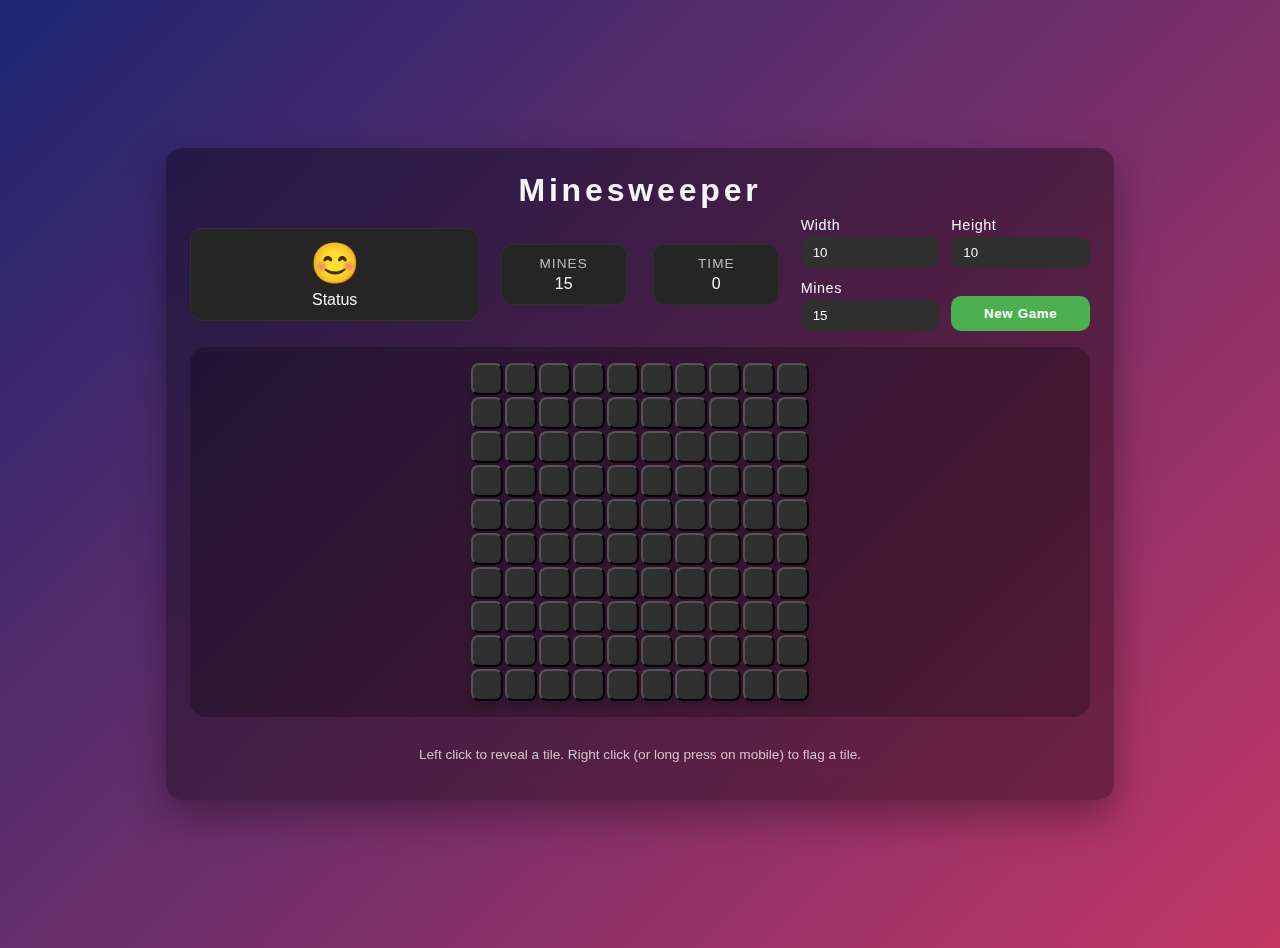
<file: Minesweeper/index.html>
<!DOCTYPE html>
<html lang="en">
<head>
    <meta charset="UTF-8" />
    <meta name="viewport" content="width=device-width, initial-scale=1.0" />
    <title>Minesweeper</title>
    <link rel="stylesheet" href="styles.css" />
</head>
<body>
    <div class="game-wrapper">
        <header>
            <h1>Minesweeper</h1>
            <div class="controls">
                <div class="status">
                    <span class="emoji" id="statusEmoji">😊</span>
                    <span class="label">Status</span>
                </div>
                <div class="info">
                    <div class="info-item">
                        <span class="label">Mines</span>
                        <span id="mineCounter">0</span>
                    </div>
                    <div class="info-item">
                        <span class="label">Time</span>
                        <span id="timer">0</span>
                    </div>
                </div>
                <div class="settings">
                    <label>
                        Width
                        <input type="number" id="widthInput" min="5" max="30" value="10" />
                    </label>
                    <label>
                        Height
                        <input type="number" id="heightInput" min="5" max="30" value="10" />
                    </label>
                    <label>
                        Mines
                        <input type="number" id="minesInput" min="5" max="200" value="15" />
                    </label>
                    <button id="newGameButton">New Game</button>
                </div>
            </div>
        </header>
        <main>
            <div id="board" class="board"></div>
        </main>
        <footer>
            <p>
                Left click to reveal a tile. Right click (or long press on mobile) to flag a tile.
            </p>
        </footer>
    </div>
    <script src="script.js"></script>
</body>
</html>
</file>
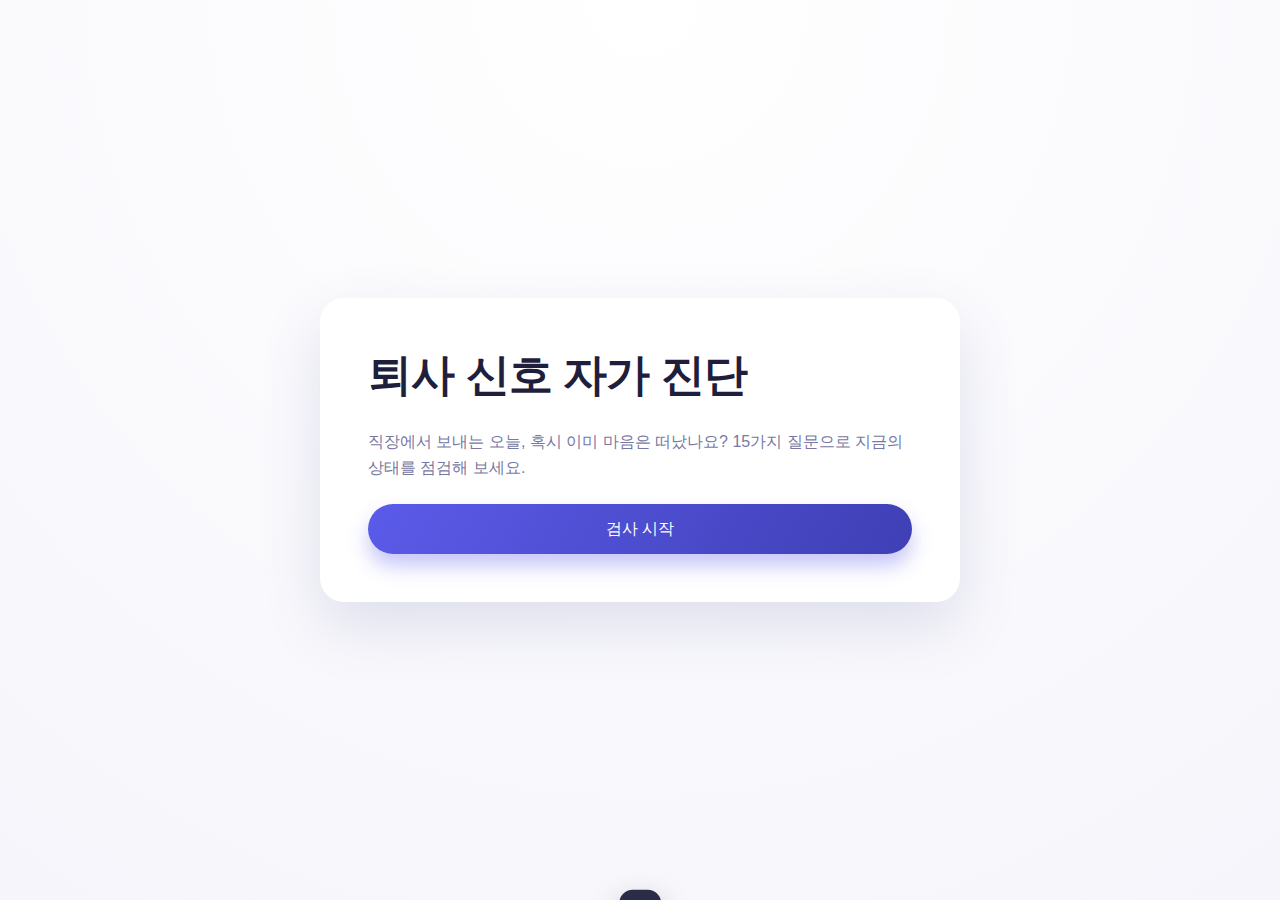
<file: resignation-signal-check/index.html>
<!DOCTYPE html>
<html lang="ko">
<head>
  <meta charset="UTF-8" />
  <meta name="viewport" content="width=device-width, initial-scale=1.0" />
  <title>퇴사 신호 자가 진단</title>
  <link rel="stylesheet" href="styles.css" />
</head>
<body>
  <main class="app">
    <section id="landing-view" class="view view--active">
      <div class="landing-card">
        <h1>퇴사 신호 자가 진단</h1>
        <p>직장에서 보내는 오늘, 혹시 이미 마음은 떠났나요? 15가지 질문으로 지금의 상태를 점검해 보세요.</p>
        <button id="start-btn" class="primary-btn">검사 시작</button>
      </div>
    </section>

    <section id="quiz-view" class="view">
      <div class="quiz-card">
        <div class="quiz-progress">
          <span id="progress-count">1</span>
          <span class="quiz-total">/ 15</span>
          <div class="progress-bar">
            <div id="progress-fill"></div>
          </div>
        </div>
        <div class="question-wrapper">
          <h2 id="question-text"></h2>
        </div>
        <div class="answer-buttons">
          <button class="answer-btn" data-choice="0"></button>
          <button class="answer-btn" data-choice="1"></button>
        </div>
        <button id="restart-btn" class="ghost-btn">처음으로</button>
      </div>
    </section>

    <section id="result-view" class="view">
      <div class="result-card">
        <div class="result-media">
          <img id="result-image" alt="결과 이미지" />
        </div>
        <div class="result-content">
          <h2 id="result-title"></h2>
          <p id="result-message"></p>
          <button id="share-btn" class="primary-btn">결과 공유</button>
          <button id="retry-btn" class="ghost-btn">다시 검사하기</button>
        </div>
      </div>
    </section>
  </main>

  <div id="toast" role="status" aria-live="polite"></div>

  <div id="modal" class="modal" aria-hidden="true">
    <div class="modal-content">
      <p id="modal-message"></p>
      <button id="modal-close" class="primary-btn">확인</button>
    </div>
  </div>

  <script src="script.js"></script>
</body>
</html>
</file>
<file: Minesweeper/styles.css>
:root {
    --background: #1a1a1a;
    --surface: #252525;
    --surface-light: #303030;
    --text: #f5f5f5;
    --accent: #4caf50;
    --accent-light: #66bb6a;
    --danger: #ef5350;
    --warning: #ffc107;
    --grid-size: 32px;
    font-family: 'Segoe UI', Tahoma, Geneva, Verdana, sans-serif;
}

body {
    margin: 0;
    min-height: 100vh;
    background: linear-gradient(135deg, #1d2671, #c33764);
    color: var(--text);
    display: flex;
    align-items: center;
    justify-content: center;
    padding: 24px;
}

.game-wrapper {
    width: min(90vw, 900px);
    background: rgba(0, 0, 0, 0.35);
    backdrop-filter: blur(12px);
    border-radius: 16px;
    box-shadow: 0 16px 40px rgba(0, 0, 0, 0.35);
    overflow: hidden;
    display: flex;
    flex-direction: column;
    gap: 16px;
    padding: 24px;
}

header h1 {
    margin: 0 0 8px;
    text-align: center;
    letter-spacing: 0.12em;
    font-weight: 600;
}

.controls {
    display: grid;
    grid-template-columns: repeat(auto-fit, minmax(140px, 1fr));
    gap: 16px;
    align-items: center;
}

.status {
    display: flex;
    flex-direction: column;
    align-items: center;
    gap: 4px;
    padding: 12px;
    background: var(--surface);
    border-radius: 12px;
    box-shadow: inset 0 0 0 1px rgba(255, 255, 255, 0.05);
}

.status .emoji {
    font-size: 2.5rem;
}

.info {
    display: flex;
    justify-content: space-around;
    gap: 16px;
}

.info-item {
    background: var(--surface);
    padding: 12px 18px;
    border-radius: 12px;
    text-align: center;
    min-width: 90px;
    box-shadow: inset 0 0 0 1px rgba(255, 255, 255, 0.05);
}

.info-item .label {
    display: block;
    font-size: 0.85rem;
    opacity: 0.7;
    margin-bottom: 4px;
    letter-spacing: 0.08em;
    text-transform: uppercase;
}

.settings {
    display: grid;
    grid-template-columns: repeat(auto-fit, minmax(110px, 1fr));
    gap: 12px;
    align-items: end;
}

.settings label {
    display: flex;
    flex-direction: column;
    gap: 4px;
    font-size: 0.9rem;
    letter-spacing: 0.04em;
}

.settings input {
    border: none;
    border-radius: 10px;
    padding: 8px 12px;
    background: var(--surface-light);
    color: var(--text);
}

.settings button {
    border: none;
    border-radius: 10px;
    padding: 10px 16px;
    background: var(--accent);
    color: #fff;
    cursor: pointer;
    font-weight: 600;
    letter-spacing: 0.05em;
    transition: background 0.2s ease-in-out, transform 0.1s;
}

.settings button:hover,
.settings button:focus {
    background: var(--accent-light);
}

.settings button:active {
    transform: translateY(1px);
}

.board {
    display: grid;
    gap: 2px;
    justify-content: center;
    padding: 16px;
    background: rgba(0, 0, 0, 0.25);
    border-radius: 16px;
}

.tile {
    width: var(--grid-size);
    height: var(--grid-size);
    display: inline-flex;
    align-items: center;
    justify-content: center;
    background: var(--surface);
    border-radius: 8px;
    font-weight: 600;
    font-size: 1rem;
    color: var(--text);
    cursor: pointer;
    user-select: none;
    transition: transform 0.1s ease-in-out, background 0.2s;
    box-shadow: 0 4px 12px rgba(0, 0, 0, 0.25);
}

.tile.hidden {
    background: var(--surface-light);
}

.tile.hidden:hover {
    transform: translateY(-2px);
    background: rgba(255, 255, 255, 0.08);
}

.tile.revealed {
    background: rgba(0, 0, 0, 0.3);
    box-shadow: inset 0 0 0 1px rgba(255, 255, 255, 0.05);
}

.tile.flagged::after {
    content: '\1F6A9';
    font-size: 1.2rem;
}

.tile.mine {
    background: var(--danger);
}

.tile.mine::after {
    content: '\1F4A3';
    font-size: 1.2rem;
}

.tile.revealed[data-number="1"] { color: #4fc3f7; }
.tile.revealed[data-number="2"] { color: #81c784; }
.tile.revealed[data-number="3"] { color: #ffb74d; }
.tile.revealed[data-number="4"] { color: #e57373; }
.tile.revealed[data-number="5"] { color: #ba68c8; }
.tile.revealed[data-number="6"] { color: #64b5f6; }
.tile.revealed[data-number="7"] { color: #ffd54f; }
.tile.revealed[data-number="8"] { color: #f06292; }

footer {
    text-align: center;
    font-size: 0.85rem;
    opacity: 0.75;
}

@media (max-width: 600px) {
    :root {
        --grid-size: 28px;
    }

    .settings {
        grid-template-columns: repeat(auto-fit, minmax(90px, 1fr));
    }
}
</file>
<file: resignation-signal-check/styles.css>
:root {
  --bg: #f6f5fb;
  --accent: #5b5bea;
  --accent-dark: #3f3fb5;
  --text: #1f1f3d;
  --muted: #7878a3;
  --white: #ffffff;
  --success: #21a17b;
  --danger: #ea5b7f;
  font-size: 16px;
  font-family: "Pretendard", "Noto Sans KR", -apple-system, BlinkMacSystemFont,
    "Segoe UI", sans-serif;
}

* {
  box-sizing: border-box;
}

body {
  margin: 0;
  background: radial-gradient(circle at top, #ffffff, var(--bg));
  color: var(--text);
  min-height: 100vh;
}

.app {
  display: flex;
  align-items: center;
  justify-content: center;
  min-height: 100vh;
  padding: 2.5rem 1.5rem;
}

.view {
  display: none;
  width: min(640px, 100%);
  transform: translateY(20px);
  opacity: 0;
  transition: opacity 0.4s ease, transform 0.4s ease;
}

.view--active {
  display: block;
  opacity: 1;
  transform: translateY(0);
}

.landing-card,
.quiz-card,
.result-card {
  background: var(--white);
  border-radius: 24px;
  padding: clamp(1.5rem, 4vw, 3rem);
  box-shadow: 0 24px 60px rgba(77, 89, 149, 0.16);
  display: grid;
  gap: 1.5rem;
}

.landing-card h1 {
  margin: 0;
  font-size: clamp(2rem, 6vw, 2.75rem);
  letter-spacing: -0.02em;
}

.landing-card p {
  margin: 0;
  color: var(--muted);
  line-height: 1.6;
}

.primary-btn,
.answer-btn,
.ghost-btn {
  font: inherit;
  border: none;
  border-radius: 999px;
  padding: 0.9rem 1.6rem;
  cursor: pointer;
  transition: transform 0.2s ease, box-shadow 0.3s ease, background 0.3s ease,
    color 0.3s ease;
}

.primary-btn {
  background: linear-gradient(120deg, var(--accent), var(--accent-dark));
  color: var(--white);
  box-shadow: 0 12px 20px rgba(91, 91, 234, 0.35);
}

.primary-btn:hover,
.primary-btn:focus {
  transform: translateY(-2px);
}

.primary-btn:active {
  transform: translateY(0);
  box-shadow: 0 8px 16px rgba(91, 91, 234, 0.25);
}

.ghost-btn {
  background: rgba(91, 91, 234, 0.08);
  color: var(--accent-dark);
}

.ghost-btn:hover,
.ghost-btn:focus {
  background: rgba(91, 91, 234, 0.16);
}

.quiz-card {
  gap: 2rem;
}

.quiz-progress {
  display: flex;
  align-items: center;
  gap: 0.5rem;
  font-weight: 600;
}

.progress-bar {
  position: relative;
  flex: 1;
  height: 6px;
  background: rgba(91, 91, 234, 0.18);
  border-radius: 999px;
  overflow: hidden;
}

#progress-fill {
  position: absolute;
  top: 0;
  left: 0;
  height: 100%;
  width: 0%;
  background: linear-gradient(120deg, var(--accent), var(--accent-dark));
  transition: width 0.3s ease;
}

.question-wrapper h2 {
  margin: 0;
  font-size: clamp(1.5rem, 4vw, 2rem);
  line-height: 1.5;
}

.answer-buttons {
  display: grid;
  gap: 1rem;
}

.answer-btn {
  background: var(--white);
  border: 2px solid rgba(91, 91, 234, 0.25);
  padding: 1.2rem 1.4rem;
  text-align: left;
  font-weight: 600;
  color: var(--text);
  box-shadow: 0 10px 25px rgba(91, 91, 234, 0.08);
}

.answer-btn:hover,
.answer-btn:focus {
  border-color: var(--accent);
  box-shadow: 0 16px 30px rgba(91, 91, 234, 0.16);
}

.answer-btn.selected {
  border-color: var(--accent-dark);
  background: rgba(91, 91, 234, 0.12);
}

#restart-btn {
  justify-self: start;
}

.result-card {
  grid-template-columns: 1fr;
  text-align: center;
  padding: clamp(1.75rem, 5vw, 3.25rem);
}

.result-media {
  width: min(260px, 60vw);
  margin: 0 auto;
}

.result-media img {
  width: 100%;
  height: auto;
  border-radius: 20px;
  box-shadow: 0 18px 40px rgba(91, 91, 234, 0.2);
}

.result-content h2 {
  margin: 0;
  font-size: clamp(1.9rem, 5vw, 2.4rem);
}

.result-content p {
  color: var(--muted);
  line-height: 1.7;
  margin-bottom: 1.5rem;
}

#toast {
  position: fixed;
  bottom: 1.5rem;
  left: 50%;
  transform: translateX(-50%) translateY(150%);
  background: rgba(31, 31, 61, 0.94);
  color: var(--white);
  padding: 0.85rem 1.3rem;
  border-radius: 999px;
  font-size: 0.95rem;
  box-shadow: 0 14px 30px rgba(31, 31, 61, 0.35);
  transition: transform 0.4s ease;
  z-index: 20;
}

#toast.show {
  transform: translateX(-50%) translateY(0%);
}

.modal {
  position: fixed;
  inset: 0;
  display: flex;
  align-items: center;
  justify-content: center;
  background: rgba(24, 24, 40, 0.58);
  opacity: 0;
  pointer-events: none;
  transition: opacity 0.3s ease;
  padding: 1.5rem;
  z-index: 30;
}

.modal[aria-hidden="false"] {
  opacity: 1;
  pointer-events: auto;
}

.modal-content {
  background: var(--white);
  border-radius: 20px;
  padding: 1.5rem;
  width: min(360px, 100%);
  text-align: center;
  box-shadow: 0 18px 40px rgba(31, 31, 61, 0.3);
}

@media (min-width: 768px) {
  .result-card {
    grid-template-columns: minmax(220px, 280px) 1fr;
    text-align: left;
    align-items: center;
    gap: 2.5rem;
  }

  .result-media {
    margin: 0;
  }
}
</file>
